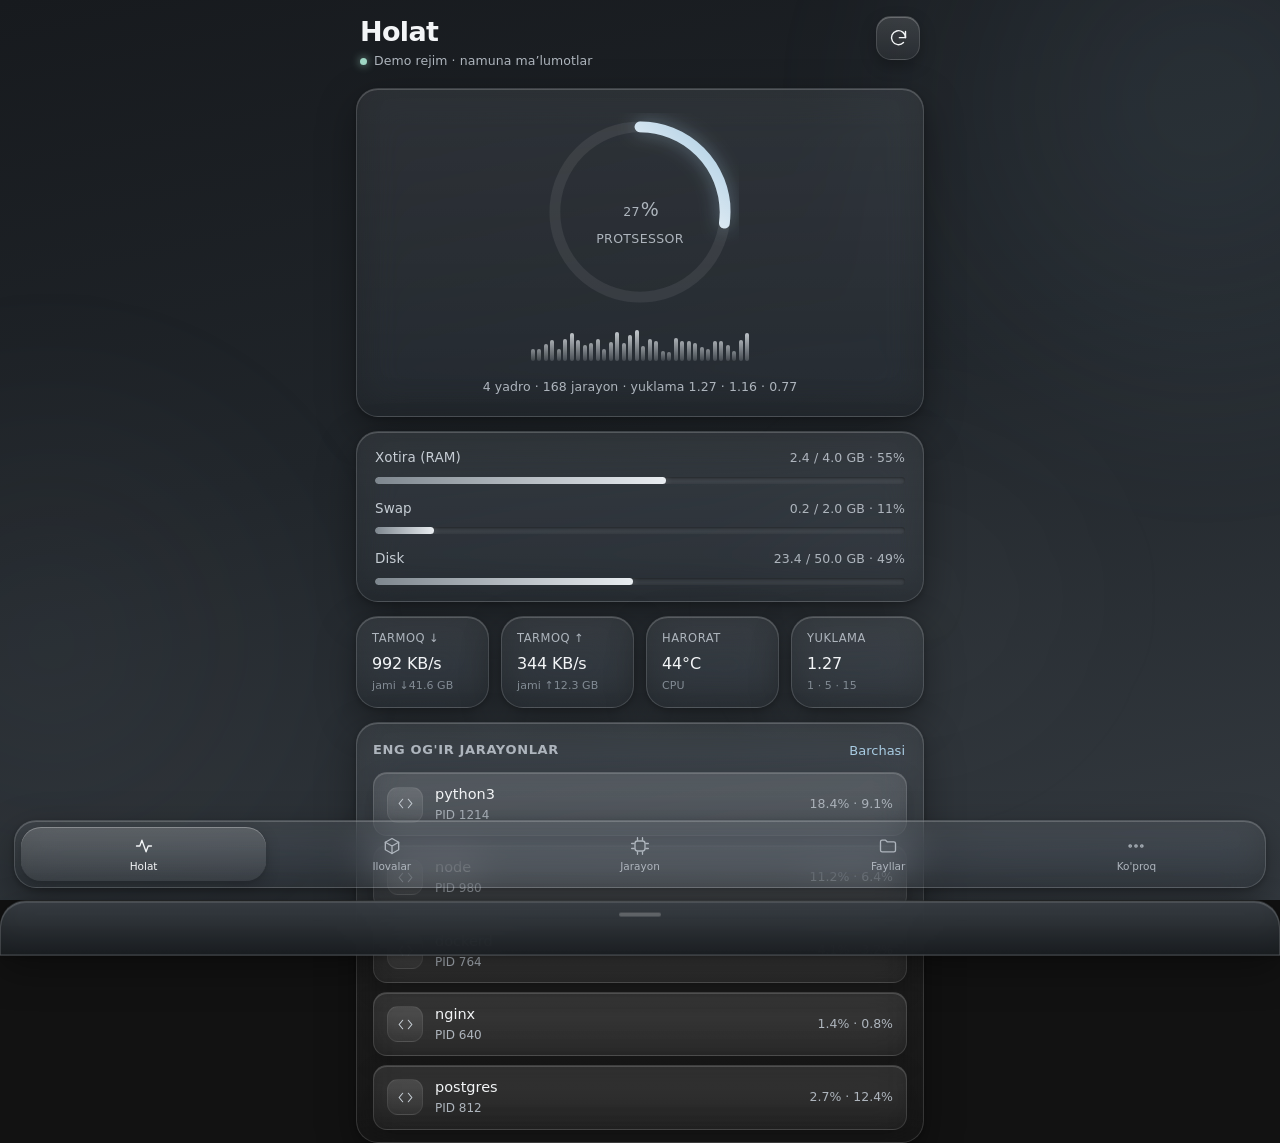
<file: vps-panel-demo.html>
<!doctype html>
<html lang="uz">
<head>
<meta charset="utf-8">
<meta name="viewport" content="width=device-width,initial-scale=1,viewport-fit=cover,user-scalable=no">
<meta name="color-scheme" content="dark">
<title>VPS Panel</title>
<style>
/* ═══════════ Premium Gray Glassmorphism ═══════════ */
:root{
  --bg1:#171A1E; --bg2:#2A2F35; --bg3:#343A40;
  --tx:#F3F5F7; --mu:#AEB5BD; --mu2:#828B94;
  --ice:#A9CCE3; --plat:#E7EBEF; --silver:#C6CDD4;
  --bd:rgba(255,255,255,.13); --bd2:rgba(255,255,255,.07);
  --r:22px; --r2:16px; --r3:26px;
  --ok:#9FD6C4; --warn:#D8C089; --bad:#E6A0A0; --off:#727A82;
  --glass:linear-gradient(180deg,rgba(255,255,255,.085),rgba(255,255,255,.032));
  --glass2:linear-gradient(180deg,rgba(255,255,255,.13),rgba(255,255,255,.05));
  --shadow:0 14px 38px rgba(0,0,0,.34), 0 2px 6px rgba(0,0,0,.22);
  --inner:inset 0 1px 0 rgba(255,255,255,.19), inset 0 -14px 26px rgba(0,0,0,.13);
  --safe-t:env(safe-area-inset-top,0px); --safe-b:env(safe-area-inset-bottom,0px);
}
*{box-sizing:border-box;margin:0;padding:0;-webkit-tap-highlight-color:transparent}
html,body{height:100%}
body{
  font:15px/1.45 Inter,"SF Pro Display",-apple-system,system-ui,sans-serif;
  color:var(--tx); letter-spacing:.005em;
  background:linear-gradient(168deg,var(--bg1) 0%,#20252A 46%,var(--bg3) 100%) fixed;
  padding:calc(var(--safe-t) + 14px) 16px calc(var(--safe-b) + 108px);
  overflow-x:hidden; -webkit-font-smoothing:antialiased;
}
/* ambient light */
.bg{position:fixed;inset:0;pointer-events:none;z-index:0;overflow:hidden}
.bg span{position:absolute;border-radius:50%;filter:blur(46px);opacity:.5}
.bg span:nth-child(1){width:64vw;height:64vw;top:-24vw;right:-26vw;background:radial-gradient(closest-side,rgba(169,204,227,.20),transparent)}
.bg span:nth-child(2){width:56vw;height:56vw;bottom:-8vw;left:-24vw;background:radial-gradient(closest-side,rgba(198,205,212,.10),transparent)}
.bg span:nth-child(3){width:40vw;height:40vw;top:38%;left:52%;background:radial-gradient(closest-side,rgba(255,255,255,.05),transparent)}

/* glass primitive */
.g{
  background:var(--glass); border:1px solid var(--bd); border-radius:var(--r);
  -webkit-backdrop-filter:blur(20px) saturate(1.3); backdrop-filter:blur(20px) saturate(1.3);
  box-shadow:var(--inner), var(--shadow);
}
header,main,nav,.sheet,.toast{position:relative;z-index:1}

/* ── header ── */
header{display:flex;align-items:flex-start;justify-content:space-between;gap:12px;margin:2px 4px 18px}
h1{font-size:27px;font-weight:600;letter-spacing:-.025em;line-height:1.15}
.sub{color:var(--mu);font-size:12.5px;margin-top:5px;display:flex;align-items:center;gap:7px}
.dot{width:7px;height:7px;border-radius:50%;background:var(--ok);box-shadow:0 0 9px rgba(159,214,196,.8);flex:none;transition:background .3s,box-shadow .3s}
.dot.off{background:var(--off);box-shadow:none}
.dot.warn{background:var(--warn);box-shadow:0 0 9px rgba(216,192,137,.7)}
.dot.bad{background:var(--bad);box-shadow:0 0 9px rgba(230,160,160,.7)}
.hbtns{display:flex;gap:8px}
.ib{
  width:44px;height:44px;border-radius:15px;display:grid;place-items:center;color:var(--tx);
  border:1px solid var(--bd); background:var(--glass2); cursor:pointer;
  box-shadow:inset 0 1px 0 rgba(255,255,255,.24),0 6px 16px rgba(0,0,0,.26);
  transition:transform .14s ease, background .2s;
}
.ib:active{transform:scale(.94)}
.ib.spin svg{animation:spin .8s linear infinite}
@keyframes spin{to{transform:rotate(360deg)}}
svg.i{width:21px;height:21px;fill:none;stroke:currentColor;stroke-width:1.6;stroke-linecap:round;stroke-linejoin:round}
svg.i.sm{width:17px;height:17px}

/* ── tabs ── */
.v{display:none;flex-direction:column;gap:14px;animation:fade .32s cubic-bezier(.3,.7,.2,1)}
.v.on{display:flex}
@keyframes fade{from{opacity:0;transform:translateY(8px)}to{opacity:1;transform:none}}

/* ── status: hero ring ── */
.hero{padding:24px 18px 20px;display:flex;flex-direction:column;align-items:center;gap:2px}
.ring{position:relative;width:198px;height:198px}
.ring svg{width:100%;height:100%;transform:rotate(-90deg)}
.ring circle{fill:none;stroke-width:11;stroke-linecap:round}
.ring .t{stroke:rgba(255,255,255,.075)}
.ring .f{stroke:url(#sg);stroke-dasharray:0 600;transition:stroke-dasharray .9s cubic-bezier(.3,.7,.2,1);filter:drop-shadow(0 0 9px rgba(169,204,227,.4))}
.ring .f.hot{stroke:url(#sg2);filter:drop-shadow(0 0 9px rgba(216,192,137,.45))}
.ring .c{position:absolute;inset:0;display:grid;place-content:center;text-align:center}
.ring b{font-size:47px;font-weight:500;letter-spacing:-.045em;line-height:1;font-variant-numeric:tabular-nums}
.ring b small{font-size:19px;color:var(--mu);font-weight:400;margin-left:1px}
.ring span{color:var(--mu);font-size:12.5px;margin-top:7px;letter-spacing:.03em;text-transform:uppercase}
.sparkset{display:flex;align-items:flex-end;gap:2.5px;height:34px;margin-top:14px;opacity:.85}
.sparkset i{width:4px;border-radius:3px;background:linear-gradient(180deg,#E8EDF1,rgba(198,205,212,.28));min-height:2px;transition:height .6s cubic-bezier(.3,.7,.2,1)}
.note{color:var(--mu);font-size:12.5px;margin-top:15px;text-align:center}

/* ── meters ── */
.m{padding:16px 18px;display:flex;flex-direction:column;gap:15px}
.m .r{display:flex;justify-content:space-between;align-items:baseline;font-size:13.5px}
.m .r span:first-child{color:var(--silver)}
.m .d{color:var(--mu);font-variant-numeric:tabular-nums;font-size:12.5px}
.bar{height:7px;border-radius:8px;background:rgba(255,255,255,.06);margin-top:9px;overflow:hidden;box-shadow:inset 0 1px 3px rgba(0,0,0,.45)}
.bar i{display:block;height:100%;width:0;border-radius:8px;background:linear-gradient(90deg,#7E878F,#E9EDF1);transition:width .9s cubic-bezier(.3,.7,.2,1);box-shadow:0 0 10px rgba(255,255,255,.18)}
.bar i.hi{background:linear-gradient(90deg,#A98F70,#F0D3AF);box-shadow:0 0 10px rgba(240,211,175,.25)}

.two{display:grid;grid-template-columns:1fr 1fr;gap:12px}
.mini{padding:13px 15px}
.mini small{color:var(--mu);font-size:11.5px;display:block;letter-spacing:.045em;text-transform:uppercase}
.mini b{font-weight:500;font-size:16px;display:block;margin-top:5px;letter-spacing:-.01em;font-variant-numeric:tabular-nums}
.mini em{display:block;font-style:normal;color:var(--mu2);font-size:11px;margin-top:3px}

/* ── panel / lists ── */
.panel{padding:16px 16px 12px}
.ph{display:flex;align-items:center;justify-content:space-between;margin-bottom:10px}
.ph h3{font-size:13px;font-weight:600;letter-spacing:.05em;text-transform:uppercase;color:var(--mu)}
.lnk{background:none;border:0;color:var(--ice);font:500 13px Inter,system-ui;padding:4px 2px;cursor:pointer}
.lst{display:flex;flex-direction:column;gap:9px}
.vlist{gap:11px}
.row{
  display:flex;align-items:center;gap:12px;width:100%;padding:14px 16px;color:inherit;font:inherit;text-align:left;
  border:1px solid var(--bd);border-radius:var(--r2);background:var(--glass);cursor:pointer;
  -webkit-backdrop-filter:blur(18px) saturate(1.25);backdrop-filter:blur(18px) saturate(1.25);
  box-shadow:inset 0 1px 0 rgba(255,255,255,.16),0 8px 22px rgba(0,0,0,.24);
  transition:transform .13s ease,background .2s;
}
.row.tight{padding:11px 13px;border-radius:14px}
.row:active{transform:scale(.985);background:var(--glass2)}
.row .n{flex:1;min-width:0}
.row .n b{display:block;font-weight:500;font-size:14.5px;overflow:hidden;text-overflow:ellipsis;white-space:nowrap}
.row .n small{color:var(--mu);font-size:12px;display:block;margin-top:2px;overflow:hidden;text-overflow:ellipsis;white-space:nowrap}
.row .e{color:var(--mu);font-size:12.5px;text-align:right;line-height:1.35;font-variant-numeric:tabular-nums;flex:none}
.row .av{width:36px;height:36px;border-radius:11px;display:grid;place-items:center;flex:none;
  background:var(--glass2);border:1px solid var(--bd2);color:var(--silver)}
.empty{padding:30px 22px;text-align:center;color:var(--mu);font-size:13.5px;line-height:1.6}
.empty b{display:block;color:var(--tx);font-weight:500;margin-bottom:5px}

/* ── buttons ── */
.btn{
  height:46px;border-radius:var(--r2);border:1px solid var(--bd);color:var(--tx);font:500 14px Inter,system-ui,sans-serif;
  display:inline-flex;align-items:center;justify-content:center;gap:8px;cursor:pointer;
  background:var(--glass2);box-shadow:inset 0 1px 0 rgba(255,255,255,.22),0 6px 16px rgba(0,0,0,.24);
  transition:transform .12s ease,opacity .2s,background .2s;padding:0 18px;
}
.btn:active{transform:scale(.965)}
.btn:disabled{opacity:.45;pointer-events:none}
.btn.w{width:100%}
.btn.sm{height:40px;font-size:13.5px;padding:0 14px;border-radius:14px}
.btn.primary{background:linear-gradient(180deg,rgba(240,244,248,.28),rgba(198,205,212,.14));border-color:rgba(255,255,255,.26);color:#fff}
.btn.danger{color:#F5DCDC;background:linear-gradient(180deg,rgba(230,160,160,.19),rgba(230,160,160,.07));border-color:rgba(230,160,160,.3)}
.btn.ghost{background:rgba(255,255,255,.04)}
.apbar{display:flex;gap:10px}
.apbar .btn{flex:1}
.fbar{display:flex;gap:9px}
.fbar .btn{flex:1;height:38px;font-size:13px}

/* ── segmented ── */
.seg{display:flex;gap:4px;padding:4px;border-radius:16px;background:rgba(255,255,255,.05);border:1px solid var(--bd2)}
.seg button{flex:1;height:38px;border:0;border-radius:12px;background:none;color:var(--mu);font:500 13.5px Inter,system-ui;cursor:pointer;transition:.22s}
.seg button.on{color:var(--tx);background:var(--glass2);box-shadow:inset 0 1px 0 rgba(255,255,255,.24),0 4px 12px rgba(0,0,0,.22)}

/* ── grid tiles ── */
.grid2{display:grid;grid-template-columns:1fr 1fr;gap:12px}
.tile{display:flex;flex-direction:column;align-items:flex-start;gap:10px;padding:17px;cursor:pointer;font:500 14px Inter,system-ui;color:var(--tx);transition:transform .13s ease}
.tile:active{transform:scale(.97)}
.tile svg{width:24px;height:24px;color:var(--silver)}
.tile.danger svg{color:var(--bad)}
.kvgrid{display:flex;flex-direction:column;gap:11px}
.kv{display:flex;justify-content:space-between;gap:14px;font-size:13px;padding-bottom:11px;border-bottom:1px solid rgba(255,255,255,.055)}
.kv:last-child{border:0;padding-bottom:0}
.kv span{color:var(--mu)}
.kv b{font-weight:500;text-align:right;word-break:break-all}

/* ── breadcrumbs ── */
.crumbs{display:flex;gap:6px;overflow-x:auto;padding:2px 2px 4px;scrollbar-width:none;font-size:12.5px}
.crumbs::-webkit-scrollbar{display:none}
.crumbs button{flex:none;background:rgba(255,255,255,.055);border:1px solid var(--bd2);color:var(--mu);border-radius:10px;
  padding:6px 10px;font:500 12.5px Inter,system-ui;cursor:pointer;max-width:150px;overflow:hidden;text-overflow:ellipsis;white-space:nowrap}
.crumbs button.cur{color:var(--tx);background:var(--glass2)}

/* ── sheet ── */
.scrim{position:fixed;inset:0;z-index:40;background:rgba(9,11,13,.55);-webkit-backdrop-filter:blur(6px);backdrop-filter:blur(6px);
  opacity:0;pointer-events:none;transition:opacity .28s}
.scrim.on{opacity:1;pointer-events:auto}
.sheet{
  position:fixed;left:0;right:0;bottom:0;z-index:41;max-height:88vh;overflow-y:auto;overscroll-behavior:contain;
  border-radius:var(--r3) var(--r3) 0 0;padding:11px 18px calc(var(--safe-b) + 22px);
  transform:translateY(101%);transition:transform .36s cubic-bezier(.28,.85,.25,1);
  background:linear-gradient(180deg,rgba(58,64,70,.92),rgba(30,34,38,.97));
}
.sheet.on{transform:none}
.grab{width:42px;height:4px;border-radius:4px;background:rgba(255,255,255,.22);margin:0 auto 16px}
.sheet h2{font-size:22px;font-weight:600;letter-spacing:-.025em;word-break:break-all}
.sheet .sh-sub{color:var(--mu);font-size:12.5px;margin-top:5px;display:flex;align-items:center;gap:7px;flex-wrap:wrap}
.acts{display:grid;grid-template-columns:repeat(3,1fr);gap:9px;margin:17px 0 11px}
.acts.two{grid-template-columns:1fr 1fr}
.acts .btn{height:52px;flex-direction:column;gap:5px;font-size:12px;padding:0 6px;border-radius:15px}
.acts .btn svg{width:19px;height:19px}
.sect{margin-top:16px}
.sect h4{font-size:11.5px;letter-spacing:.06em;text-transform:uppercase;color:var(--mu);margin-bottom:9px;font-weight:600}
pre{margin-top:11px;padding:14px;border-radius:14px;background:rgba(0,0,0,.34);border:1px solid rgba(255,255,255,.07);
  color:#D7DCE1;font:12px/1.55 ui-monospace,SFMono-Regular,Menlo,monospace;white-space:pre-wrap;word-break:break-word;
  max-height:44vh;overflow:auto;-webkit-overflow-scrolling:touch}
input.f,textarea.f{
  width:100%;padding:13px 15px;border-radius:14px;border:1px solid var(--bd);background:rgba(0,0,0,.22);
  color:var(--tx);font:14px Inter,system-ui;outline:none;transition:border-color .2s
}
input.f:focus,textarea.f:focus{border-color:rgba(169,204,227,.55);box-shadow:0 0 0 3px rgba(169,204,227,.1)}
textarea.f{min-height:96px;resize:vertical;font-family:ui-monospace,Menlo,monospace;font-size:13px;line-height:1.5}
.fields{display:flex;flex-direction:column;gap:10px;margin-top:12px}
.hint{color:var(--mu2);font-size:12px;margin-top:8px;line-height:1.5}
.chips{display:flex;gap:7px;flex-wrap:wrap;margin-top:11px}
.chip{padding:7px 12px;border-radius:11px;background:rgba(255,255,255,.055);border:1px solid var(--bd2);
  font:500 12px Inter,system-ui;color:var(--mu);cursor:pointer}
.chip.on{color:var(--tx);background:var(--glass2);border-color:var(--bd)}
.prog{height:6px;border-radius:6px;background:rgba(255,255,255,.07);overflow:hidden;margin:14px 0 10px}
.prog i{display:block;height:100%;width:0;border-radius:6px;background:linear-gradient(90deg,#7E878F,#EEF2F5);transition:width .5s ease}
.steps{display:flex;flex-direction:column;gap:7px;font-size:13px}
.steps div{display:flex;gap:8px;align-items:flex-start;color:var(--mu)}
.steps div.cur{color:var(--tx)}
.steps em{font-style:normal;color:var(--mu2);font-size:11.5px;margin-left:auto;flex:none}

/* ── toast ── */
.toast{
  position:fixed;left:50%;bottom:calc(var(--safe-b) + 92px);transform:translate(-50%,16px);z-index:60;
  padding:11px 20px;border-radius:14px;font-size:13.5px;max-width:88vw;text-align:center;
  background:linear-gradient(180deg,rgba(70,77,84,.96),rgba(38,42,46,.98));border:1px solid var(--bd);
  box-shadow:0 12px 34px rgba(0,0,0,.45);opacity:0;pointer-events:none;transition:.28s cubic-bezier(.3,.8,.3,1)
}
.toast.on{opacity:1;transform:translate(-50%,0)}
.toast.bad{border-color:rgba(230,160,160,.4);color:#F7E0E0}

/* ── nav ── */
nav{position:fixed;left:14px;right:14px;bottom:calc(var(--safe-b) + 12px);display:flex;padding:6px;gap:3px;border-radius:26px;z-index:30}
nav button{
  flex:1;height:54px;border:0;border-radius:20px;background:none;color:var(--mu);font:500 10.5px Inter,system-ui,sans-serif;
  display:flex;flex-direction:column;align-items:center;justify-content:center;gap:4px;cursor:pointer;transition:background .25s,color .25s
}
nav button.on{color:var(--tx);background:linear-gradient(180deg,rgba(255,255,255,.16),rgba(255,255,255,.055));box-shadow:inset 0 1px 0 rgba(255,255,255,.28),0 4px 14px rgba(0,0,0,.26)}
nav svg.i{width:20px;height:20px}

.err{display:none;padding:12px 16px;font-size:13.5px;color:#F2D6D6;border-color:rgba(230,160,160,.32);
  background:linear-gradient(180deg,rgba(230,160,160,.16),rgba(230,160,160,.06))}
.err.on{display:block}

.btn:focus-visible,nav button:focus-visible,.row:focus-visible,.ib:focus-visible,.tile:focus-visible{outline:2px solid var(--ice);outline-offset:2px}
@media (prefers-reduced-motion:reduce){*{transition:none!important;animation:none!important}}
@media (min-width:620px){
  body{max-width:600px;margin:0 auto}
  .two{grid-template-columns:repeat(4,1fr)}
  .grid2{grid-template-columns:1fr 1fr 1fr}
}

</style>
</head>
<body>
<div class="bg"><span></span><span></span><span></span></div>

<header>
  <div class="hd">
    <h1 id="ttl">Holat</h1>
    <div class="sub"><i class="dot" id="ld"></i><span id="up">Ulanmoqda…</span></div>
  </div>
  <div class="hbtns">
    <button class="ib" id="rf" aria-label="Yangilash">
      <svg class="i" viewBox="0 0 24 24"><path d="M20 11a8 8 0 1 0-2.3 5.7"/><path d="M20 4v7h-7"/></svg>
    </button>
  </div>
</header>

<div class="err g" id="er"></div>

<main>
  <!-- ══════ HOLAT ══════ -->
  <section class="v on" id="v-st">
    <div class="g hero">
      <div class="ring">
        <svg viewBox="0 0 200 200">
          <defs>
            <linearGradient id="sg" x1="0" y1="0" x2="1" y2="1">
              <stop offset="0" stop-color="#7F888F"/><stop offset=".55" stop-color="#F2F5F8"/><stop offset="1" stop-color="#A9CCE3"/>
            </linearGradient>
            <linearGradient id="sg2" x1="0" y1="0" x2="1" y2="1">
              <stop offset="0" stop-color="#B99A7A"/><stop offset="1" stop-color="#F0D3AF"/>
            </linearGradient>
          </defs>
          <circle class="t" cx="100" cy="100" r="86"/>
          <circle class="f" id="rg" cx="100" cy="100" r="86"/>
        </svg>
        <div class="c"><b><span id="cpu">–</span><small>%</small></b><span>Protsessor</span></div>
      </div>
      <div class="sparkset" id="spark"></div>
      <p class="note" id="cn"></p>
    </div>

    <div class="g m" id="mt"></div>

    <div class="two">
      <div class="g mini"><small>Tarmoq ↓</small><b id="rx">—</b><em id="nett">jami</em></div>
      <div class="g mini"><small>Tarmoq ↑</small><b id="tx">—</b><em id="nett2">jami</em></div>
      <div class="g mini"><small>Harorat</small><b id="tp">—</b><em>CPU</em></div>
      <div class="g mini"><small>Yuklama</small><b id="la">—</b><em>1 · 5 · 15</em></div>
    </div>

    <div class="g panel">
      <div class="ph"><h3>Eng og'ir jarayonlar</h3><button class="lnk" data-tab="pr">Barchasi</button></div>
      <div id="toplist" class="lst"></div>
    </div>
  </section>

  <!-- ══════ ILOVALAR ══════ -->
  <section class="v" id="v-ap">
    <div class="apbar">
      <button class="btn sm" id="deployBtn">
        <svg class="i" viewBox="0 0 24 24"><path d="M12 16V4"/><path d="M7 9l5-5 5 5"/><path d="M4 16v2a2 2 0 0 0 2 2h12a2 2 0 0 0 2-2v-2"/></svg>
        ZIP yuklash
      </button>
      <input type="file" id="zipInput" accept=".zip" hidden>
    </div>
    <div id="appsList" class="lst vlist"></div>
  </section>

  <!-- ══════ JARAYONLAR ══════ -->
  <section class="v" id="v-pr">
    <div class="seg" id="prSeg">
      <button class="on" data-sort="cpu">CPU</button>
      <button data-sort="mem">RAM</button>
    </div>
    <div id="procList" class="lst"></div>
  </section>

  <!-- ══════ FAYLLAR ══════ -->
  <section class="v" id="v-fl">
    <div class="crumbs" id="crumb"></div>
    <div class="fbar">
      <button class="btn sm" id="upBtn">Yuklash</button>
      <button class="btn sm" id="mkdirBtn">Yangi papka</button>
      <input type="file" id="fileInput" hidden multiple>
    </div>
    <div id="fileList" class="lst"></div>
  </section>

  <!-- ══════ KO'PROQ ══════ -->
  <section class="v" id="v-mo">
    <div class="grid2">
      <button class="g tile" data-more="svc"><svg class="i" viewBox="0 0 24 24"><circle cx="12" cy="12" r="3"/><path d="M19.4 15a1.7 1.7 0 0 0 .3 1.9l.1.1a2 2 0 1 1-2.8 2.8l-.1-.1a1.7 1.7 0 0 0-2.2 0 1.7 1.7 0 0 0-.6 1.3V21a2 2 0 1 1-4 0v-.1A1.7 1.7 0 0 0 8.9 19a1.7 1.7 0 0 0-1.9.3l-.1.1a2 2 0 1 1-2.8-2.8l.1-.1a1.7 1.7 0 0 0 0-2.2 1.7 1.7 0 0 0-1.3-.6H3a2 2 0 1 1 0-4h.1A1.7 1.7 0 0 0 5 8.9a1.7 1.7 0 0 0-.3-1.9l-.1-.1a2 2 0 1 1 2.8-2.8l.1.1a1.7 1.7 0 0 0 1.9.3H9.6A1.7 1.7 0 0 0 10.7 3V3a2 2 0 1 1 4 0v.1a1.7 1.7 0 0 0 .6 1.3 1.7 1.7 0 0 0 1.9.3h.1a2 2 0 1 1 2.8 2.8l-.1.1a1.7 1.7 0 0 0-.3 1.9v.1a1.7 1.7 0 0 0 1.6 1.1H21a2 2 0 1 1 0 4h-.1a1.7 1.7 0 0 0-1.5 1.1z"/></svg><span>Xizmatlar</span></button>
      <button class="g tile" data-more="docker"><svg class="i" viewBox="0 0 24 24"><path d="M4 12h16v3a4 4 0 0 1-4 4H8a4 4 0 0 1-4-4v-3z"/><path d="M7 12V8h3v4M11 12V8h3v4M15 12V8h3v4M7 5h3"/></svg><span>Docker</span></button>
      <button class="g tile" data-more="disk"><svg class="i" viewBox="0 0 24 24"><rect x="3" y="5" width="18" height="6" rx="2"/><rect x="3" y="13" width="18" height="6" rx="2"/><path d="M7 8h.01M7 16h.01"/></svg><span>Disk</span></button>
      <button class="g tile" data-more="ports"><svg class="i" viewBox="0 0 24 24"><circle cx="12" cy="12" r="9"/><path d="M3 12h18M12 3a15 15 0 0 1 0 18 15 15 0 0 1 0-18z"/></svg><span>Portlar</span></button>
      <button class="g tile" data-more="term"><svg class="i" viewBox="0 0 24 24"><rect x="3" y="4" width="18" height="16" rx="3"/><path d="M7 9l3 3-3 3M13 15h4"/></svg><span>Terminal</span></button>
      <button class="g tile danger" data-more="reboot"><svg class="i" viewBox="0 0 24 24"><path d="M12 3v8"/><path d="M6.4 6.4a8 8 0 1 0 11.2 0"/></svg><span>Reboot</span></button>
    </div>
    <div class="g panel" id="quickPanel"></div>
    <div class="g panel">
      <div class="ph"><h3>Menyu</h3></div>
      <div class="kvgrid" id="meInfo"></div>
    </div>
  </section>
</main>

<nav class="g" id="nav">
  <button class="on" data-tab="st">
    <svg class="i" viewBox="0 0 24 24"><path d="M3 12h4l2.5-7 5 14 2.5-7h4"/></svg><span>Holat</span></button>
  <button data-tab="ap">
    <svg class="i" viewBox="0 0 24 24"><path d="M12 3l8 4.5v9L12 21l-8-4.5v-9L12 3z"/><path d="M4 7.5l8 4.5 8-4.5M12 12v9"/></svg><span>Ilovalar</span></button>
  <button data-tab="pr">
    <svg class="i" viewBox="0 0 24 24"><rect x="6" y="6" width="12" height="12" rx="3"/><path d="M9 2v3M15 2v3M9 19v3M15 19v3M2 9h3M2 15h3M19 9h3M19 15h3"/></svg><span>Jarayon</span></button>
  <button data-tab="fl">
    <svg class="i" viewBox="0 0 24 24"><path d="M3 7a2 2 0 0 1 2-2h4l2 2h8a2 2 0 0 1 2 2v8a2 2 0 0 1-2 2H5a2 2 0 0 1-2-2V7z"/></svg><span>Fayllar</span></button>
  <button data-tab="mo">
    <svg class="i" viewBox="0 0 24 24"><circle cx="5" cy="12" r="1.4"/><circle cx="12" cy="12" r="1.4"/><circle cx="19" cy="12" r="1.4"/></svg><span>Ko'proq</span></button>
</nav>

<div class="scrim" id="scrim"></div>
<div class="sheet g" id="sheet" role="dialog" aria-modal="true">
  <div class="grab"></div>
  <div id="sheetBody"></div>
</div>

<div class="toast" id="toast"></div>

<script>
/* ═══════════ VPS Panel · Mini App ═══════════ */
const tg = window.Telegram?.WebApp;
tg?.ready(); tg?.expand?.(); tg?.disableVerticalSwipes?.();
try { tg?.setHeaderColor('#171A1E'); tg?.setBackgroundColor('#171A1E'); } catch (e) {}

const $ = s => document.querySelector(s);
const $$ = s => [...document.querySelectorAll(s)];
const hap = (t) => { try { tg?.HapticFeedback?.impactOccurred(t || 'light'); } catch (e) {} };
const notify = (t) => { try { tg?.HapticFeedback?.notificationOccurred(t); } catch (e) {} };
const esc = s => String(s ?? '').replace(/[&<>"']/g, c => ({ '&': '&amp;', '<': '&lt;', '>': '&gt;', '"': '&quot;', "'": '&#39;' }[c]));
const GB = 1073741824, MB = 1048576;
const gb = x => (x / GB).toFixed(1);
const sz = n => { const u = ['B', 'KB', 'MB', 'GB', 'TB']; let i = 0; while (n >= 1024 && i < 4) { n /= 1024; i++; } return (i ? n.toFixed(1) : n.toFixed(0)) + u[i]; };
const spd = b => b >= MB ? (b / MB).toFixed(1) + ' MB/s' : (b / 1024).toFixed(0) + ' KB/s';
const dur = s => { s = Math.max(0, Math.floor(s)); const d = Math.floor(s / 86400), h = Math.floor(s % 86400 / 3600), m = Math.floor(s % 3600 / 60);
  return (d ? d + ' kun ' : '') + (d || h ? h + ' soat ' : '') + m + ' daq'; };
const ago = t => { const s = Math.floor(Date.now() / 1000 - t); if (s < 60) return 'hozir'; if (s < 3600) return Math.floor(s / 60) + ' daq oldin';
  if (s < 86400) return Math.floor(s / 3600) + ' soat oldin'; return Math.floor(s / 86400) + ' kun oldin'; };
const ICON = {
  play: '<path d="M7 4l12 8-12 8V4z"/>', stop: '<rect x="6" y="6" width="12" height="12" rx="2"/>',
  restart: '<path d="M20 11a8 8 0 1 0-2.3 5.7"/><path d="M20 4v7h-7"/>',
  log: '<path d="M4 6h16M4 12h16M4 18h10"/>', ai: '<path d="M12 3l1.9 4.6L18.5 9.5 13.9 11.4 12 16l-1.9-4.6L5.5 9.5l4.6-1.9L12 3z"/><path d="M18 16l.9 2.1L21 19l-2.1.9L18 22l-.9-2.1L15 19l2.1-.9L18 16z"/>',
  zip: '<path d="M12 16V4"/><path d="M7 9l5-5 5 5"/><path d="M4 16v2a2 2 0 0 0 2 2h12a2 2 0 0 0 2-2v-2"/>',
  back: '<path d="M15 18l-6-6 6-6"/>', trash: '<path d="M4 7h16M9 7V4h6v3M6 7l1 13h10l1-13"/>',
  key: '<circle cx="8" cy="12" r="4"/><path d="M12 12h9M17 12v3M20 12v2"/>',
  folder: '<path d="M3 7a2 2 0 0 1 2-2h4l2 2h8a2 2 0 0 1 2 2v8a2 2 0 0 1-2 2H5a2 2 0 0 1-2-2V7z"/>',
  file: '<path d="M14 3H7a2 2 0 0 0-2 2v14a2 2 0 0 0 2 2h10a2 2 0 0 0 2-2V8l-5-5z"/><path d="M14 3v5h5"/>',
  undo: '<path d="M9 14L4 9l5-5"/><path d="M4 9h11a5 5 0 0 1 0 10h-3"/>',
  dl: '<path d="M12 4v12"/><path d="M7 11l5 5 5-5"/><path d="M4 20h16"/>',
  edit: '<path d="M4 20h4L20 8l-4-4L4 16v4z"/>', save: '<path d="M5 12l5 5L20 6"/>',
  close: '<path d="M6 6l12 12M18 6L6 18"/>', refresh: '<path d="M20 11a8 8 0 1 0-2.3 5.7"/><path d="M20 4v7h-7"/>',
  term: '<rect x="3" y="4" width="18" height="16" rx="3"/><path d="M7 9l3 3-3 3M13 15h4"/>',
  power: '<path d="M12 3v8"/><path d="M6.4 6.4a8 8 0 1 0 11.2 0"/>',
  plus: '<path d="M12 5v14M5 12h14"/>', chart: '<path d="M4 19V5M4 19h16"/><path d="M8 16v-5M12 16V8M16 16v-3"/>',
  code: '<path d="M8 6l-5 6 5 6M16 6l5 6-5 6"/>', server: '<rect x="3" y="4" width="18" height="7" rx="2"/><rect x="3" y="13" width="18" height="7" rx="2"/><path d="M7 7.5h.01M7 16.5h.01"/>'
};
const svg = (k, cls) => `<svg class="i ${cls || ''}" viewBox="0 0 24 24">${ICON[k] || ''}</svg>`;

/* ───────── API ───────── */
const DEMO = !tg?.initData;
const R = (a, b) => a + Math.random() * (b - a);
const state = { tab: 'st', sort: 'cpu', apps: [], files: [], path: {}, clip: null, demoApps: null };

function mock(p, post, body) {
  const G = GB;
  if (/^status$/.test(p)) return { cpu: R(19, 44), cores: 4, percpu: [R(10, 40), R(20, 55), R(15, 45), R(12, 38)],
    load: [R(.4, 1.4), R(.5, 1.2), R(.6, 1.1)], ram: { p: R(52, 66), u: 2.4 * G, t: 4 * G }, swap: { p: R(4, 14), u: .2 * G, t: 2 * G },
    disk: { p: R(42, 51), u: 23.4 * G, t: 50 * G }, net: { r: 41.6 * G, s: 12.3 * G, rx: R(2e5, 2e6), tx: R(4e4, 4e5) },
    temp: R(41, 56), up: 3 * 86400 + 4 * 3600 + 900, hist: Array.from({ length: 40 }, () => R(15, 55)), alert: 90,
    top: [['python3', 1214, 18.4, 9.1], ['node', 980, 11.2, 6.4], ['dockerd', 764, 4.1, 3.2], ['nginx', 640, 1.4, .8], ['postgres', 812, 2.7, 12.4]]
      .map(([name, pid, cpu, mem]) => ({ name, pid, cpu, mem })), procs: 168 };
  if (/^apps$/.test(p)) return state.demoApps || (state.demoApps = [
    { name: 'savdo-bot', state: 'active', mode: 'systemd', kind: 'python', avg: 24.3, backups: 2 },
    { name: 'api-server', state: 'active', mode: 'docker', kind: 'docker', avg: 41.7, backups: 1 },
    { name: 'parser', state: 'activating', mode: 'systemd', kind: 'python', avg: null, backups: 0 },
    { name: 'eski-bot', state: 'inactive', mode: 'systemd', kind: 'python', avg: 18.9, backups: 3 }]);
  if (/^apps\/[\w.-]+$/.test(p)) { const n = p.split('/')[1];
    return { name: n, state: 'active', mode: 'systemd', kind: 'python', backups: ['20261026-101500', '20261025-183000'],
      avg: 24.3, kind2: '', size: 12 * MB, restarts: 0, pid: 1214, since: 'Sun 2026-10-25 18:31:04 UTC' }; }
  if (/ping|^me$/.test(p)) return { id: 0, name: 'Demo', username: 'demo', admins: [], version: 2 };
  if (/^apps\/[\w.-]+\/logs/.test(p)) return { text: 'INFO  bot ishga tushdi (v4.2)\nINFO  polling boshlandi\nINFO  12 ta yangi xabar qabul qilindi\nINFO  webhook javob 200 (42ms)\nWARN  baza ulanishi 1 marta qayta tiklandi\nINFO  navbat: 0 ta kutilayotgan vazifa' };
  if (/^apps\/[\w.-]+\/env/.test(p)) return post ? { saved: ['BOT_TOKEN'], bad: [] } :
    { count: 4, keys: [{ key: 'BOT_TOKEN', value: '1234567:AA••H8xQ', masked: '12••••••••Q' }, { key: 'ADMIN_IDS', value: '654321', masked: '65••21' },
      { key: 'DB_URL', value: 'postgres://bot:pw@127.0.0.1:5432/savdo', masked: 'po••••••••••do' }, { key: 'TZ', value: 'Asia/Tashkent', masked: 'As••••••••nt' }] };
  if (/^procs$/.test(p)) return [['python3', 1214, 18.4, 9.1, 372 * MB], ['node', 980, 11.2, 6.4, 261 * MB], ['dockerd', 764, 4.1, 3.2, 131 * MB],
    ['postgres', 812, 2.7, 12.4, 507 * MB], ['nginx', 640, 1.4, .8, 32 * MB], ['cloudflared', 1502, .8, 1.2, 49 * MB],
    ['systemd-journald', 402, .5, 1.9, 78 * MB], ['cron', 710, .1, .3, 12 * MB]]
    .map(([name, pid, cpu, mem, rss]) => ({ name, pid, user: 'root', cpu, mem, rss }));
  if (/^procs\/\d+/.test(p)) return { pid: +p.split('/')[1], name: 'python3', user: 'root', rss: 372 * MB, status: 'sleeping',
    created: Date.now() / 1000 - 7200, risky: false, cmd: '/opt/apps/savdo-bot/.venv/bin/python bot.py' };
  if (/^ports$/.test(p)) return [{ port: 22, pid: 640, ip: '0.0.0.0', name: 'sshd' }, { port: 80, pid: 640, ip: '0.0.0.0', name: 'nginx' },
    { port: 443, pid: 640, ip: '0.0.0.0', name: 'nginx' }, { port: 5432, pid: 812, ip: '127.0.0.1', name: 'postgres' },
    { port: 8080, pid: 1214, ip: '127.0.0.1', name: 'python3' }];
  if (/^services$/.test(p)) return ['ssh', 'nginx', 'docker', 'postgresql', 'cron', 'systemd-journald'].map(name => ({ name }));
  if (/^services\/[\w.-]+$/.test(p)) { const n = p.split('/')[1]; return { name: n, state: 'active', pid: '640', restarts: '0', since: 'Sun 2026-10-25 18:30:11 UTC', load: 'loaded', risky: n === 'ssh' }; }
  if (/^services\/[\w.-]+\/journal/.test(p)) return { text: 'Oct 28 09:12:04 host nginx[640]: 127.0.0.1 - GET /api/status 200\nOct 28 09:12:31 host nginx[640]: 127.0.0.1 - GET / 200 4ms' };
  if (/^disk$/.test(p)) return { p: 46.8, u: 23.4 * GB, t: 50 * GB, df: 'Filesystem Size Used Avail Use% Mounted on\n/dev/vda1 50G 23G 25G 47% /\n/dev/vda15 105M 6.1M 99M 6% /boot/efi', du: '12G /opt/apps\n48M /var/tmp/vpsbot-trash\n2.1M /tmp/vpsbot' };
  if (/^docker$/.test(p)) return { ok: true, text: 'NAMES STATUS PORTS\napi-server Up 3 days 0.0.0.0:3000->3000/tcp\nredis Up 3 days 6379/tcp' };
  if (/^files\/roots$/.test(p)) return { roots: [{ key: 'apps', label: 'Ilovalar', path: '/opt/apps', token: 'apps', exists: true },
    { key: 'root', label: '/root', path: '/root', token: 'root', exists: true }, { key: 'log', label: '/var/log', path: '/var/log', token: 'log', exists: true },
    { key: 'etc', label: '/etc', path: '/etc', token: 'etc', exists: true }, { key: 'www', label: '/var/www', path: '/var/www', token: 'www', exists: false },
    { key: 'slash', label: '/', path: '/', token: 'slash', exists: true }, { key: 'trash', label: 'Savat', path: '/var/tmp/vpsbot-trash', token: 'trash', exists: true }], trash: '/var/tmp/vpsbot-trash' };
  if (/^files\/list/.test(p)) return { path: '/opt/apps/savdo-bot', token: 'apps', name: 'savdo-bot', page: 0, pages: 1, parent: 'apps', dirs: 2, files: 4, error: '',
    items: [{ name: '.venv', dir: true, token: 'd1' }, { name: 'data', dir: true, token: 'd2' },
      { name: 'bot.py', dir: false, token: 'f1', size: 8412, size_h: '8.2KB', mode: '644', mtime: Date.now() / 1000 - 3600 },
      { name: 'requirements.txt', dir: false, token: 'f2', size: 74, size_h: '74B', mode: '644', mtime: Date.now() / 1000 - 86000 },
      { name: '.env', dir: false, token: 'f3', size: 210, size_h: '210B', mode: '600', mtime: Date.now() / 1000 - 4000 },
      { name: 'savdo.db', dir: false, token: 'f4', size: 1.2 * MB, size_h: '1.2MB', mode: '644', mtime: Date.now() / 1000 - 7200 }] };
  if (/^files\/stat/.test(p)) return { path: '/opt/apps/savdo-bot/bot.py', token: 'f1', parent: 'apps', name: 'bot.py', dir: false, size: 8412, size_h: '8.2KB', mode: '644', owner: 'root', mtime: Date.now() / 1000 - 3600, app: 'savdo-bot' };
  if (/^files\/read/.test(p)) return { text: 'import asyncio\nfrom aiogram import Bot, Dispatcher\n\nTOKEN = "***"\n\nasync def main():\n    bot = Bot(TOKEN)\n    dp = Dispatcher()\n    await dp.start_polling(bot)\n\nif __name__ == "__main__":\n    asyncio.run(main())\n', truncated: false };
  if (/^jobs/.test(p)) return { id: 'demo', kind: 'deploy', title: 'O‘rnatilmoqda: yangi-bot', state: 'ok', pct: 100, elapsed: 27.4, remain: 0,
    steps: [{ text: 'ZIP ochilmoqda', secs: 3.1 }, { text: 'Kutubxonalar o‘rnatilmoqda (python)', secs: 18.2 }, { text: 'Tekshirilmoqda (~10s)', secs: 6.1 }],
    cur: '', error: '', log: 'INFO  bot ishga tushdi\nINFO  polling boshlandi', result: { up: 1.8, done: true }, meta: { name: 'yangi-bot' } };
  return { ok: true, done: true, out: 'Bajarildi ✓', text: 'Bajarildi ✓', freed: 412, cancelled: true, saved: [], bad: [] };
}

async function api(path, { post, body, form, method } = {}) {
  if (DEMO) { await new Promise(r => setTimeout(r, 90)); return mock(path, post, body); }
  const opt = { method: method || (post ? 'POST' : 'GET'), headers: { 'X-Init': tg?.initData || '' } };
  if (form) opt.body = form;
  else if (body !== undefined) { opt.headers['Content-Type'] = 'application/json'; opt.body = JSON.stringify(body); }
  const r = await fetch('/api/' + path, opt);
  const j = await r.json().catch(() => ({}));
  if (!r.ok) throw new Error(j.error || 'Xato ' + r.status);
  return j;
}

/* ───────── toast / error ───────── */
let tmr;
function toast(msg, bad) {
  const t = $('#toast'); t.textContent = msg; t.className = 'toast on' + (bad ? ' bad' : '');
  clearTimeout(tmr); tmr = setTimeout(() => t.className = 'toast', 2400);
  notify(bad ? 'error' : 'success');
}
function err(m) {
  const e = $('#er'); e.textContent = m || ''; e.classList.toggle('on', !!m);
  $('#ld').className = 'dot' + (m ? ' bad' : '');
}

/* ───────── sheet ───────── */
let sheetOnClose = null;
function sheet(html, onClose) {
  $('#sheetBody').innerHTML = html;
  sheetOnClose = onClose || null;
  $('#scrim').classList.add('on'); $('#sheet').classList.add('on');
  try { tg?.BackButton?.show?.(); } catch (e) {}
}
function closeSheet() {
  $('#scrim').classList.remove('on'); $('#sheet').classList.remove('on');
  try { tg?.BackButton?.hide?.(); } catch (e) {}
  if (sheetOnClose) { const f = sheetOnClose; sheetOnClose = null; f(); }
  setTimeout(() => { if (!$('#sheet').classList.contains('on')) $('#sheetBody').innerHTML = ''; }, 380);
}
$('#scrim').onclick = closeSheet;
try { tg?.BackButton?.onClick?.(closeSheet); } catch (e) {}

/* ───────── Holat ───────── */
const C = 2 * Math.PI * 86;
const MET = [['ram', 'Xotira (RAM)'], ['swap', 'Swap'], ['disk', 'Disk']];
$('#mt').innerHTML = MET.map(([k, l]) => `<div><div class="r"><span>${l}</span><span class="d" id="d-${k}"></span></div><div class="bar"><i id="b-${k}"></i></div></div>`).join('');

async function loadStatus() {
  const d = await api('status');
  $('#cpu').textContent = Math.round(d.cpu);
  const rg = $('#rg');
  rg.style.strokeDasharray = `${Math.max(d.cpu, .5) / 100 * C} 600`;
  rg.classList.toggle('hot', d.cpu > 85);
  $('#cn').textContent = `${d.cores} yadro · ${d.procs} jarayon · yuklama ${d.load.map(x => x.toFixed(2)).join(' · ')}`;
  MET.forEach(([k]) => { const o = d[k]; if (!o) return;
    $('#d-' + k).textContent = `${gb(o.u)} / ${gb(o.t)} GB · ${Math.round(o.p)}%`;
    const b = $('#b-' + k); b.style.width = Math.min(o.p, 100) + '%'; b.classList.toggle('hi', o.p > 85); });
  $('#rx').textContent = spd(d.net.rx || 0); $('#tx').textContent = spd(d.net.tx || 0);
  $('#nett').textContent = 'jami ↓' + gb(d.net.r) + ' GB'; $('#nett2').textContent = 'jami ↑' + gb(d.net.s) + ' GB';
  $('#tp').textContent = d.temp == null ? '—' : Math.round(d.temp) + '°C';
  $('#la').textContent = d.load[0].toFixed(2);
  const h = d.hist || []; const mx = Math.max(...h, 30);
  $('#spark').innerHTML = (h.slice(-34).length ? h.slice(-34) : Array(20).fill(0))
    .map(v => `<i style="height:${Math.max(3, v / mx * 32)}px;opacity:${.35 + v / mx * .65}"></i>`).join('');
  $('#up').textContent = (DEMO ? 'Demo rejim · ' : 'Server ishlayapti · ') + dur(d.up);
  $('#toplist').innerHTML = (d.top || []).map(p => `<button class="row tight" data-pid="${p.pid}" data-name="${esc(p.name)}">
    <span class="av">${svg('code', 'sm')}</span>
    <span class="n"><b>${esc(p.name)}</b><small>PID ${p.pid}</small></span>
    <span class="e">${p.cpu.toFixed(1)}% · ${p.mem.toFixed(1)}%</span></button>`).join('');
}
$('#toplist').onclick = e => { const r = e.target.closest('[data-pid]'); if (r) { hap(); procSheet(+r.dataset.pid, r.dataset.name); } };

/* ───────── Ilovalar ───────── */
const ST = { active: ['Ishlayapti', ''], activating: ['Ishga tushmoqda', 'warn'], failed: ['Xatolik', 'bad'], inactive: ['To‘xtagan', 'off'] };

async function loadApps() {
  state.apps = await api('apps');
  $('#appsList').innerHTML = state.apps.length ? state.apps.map((a, i) => {
    const [t, c] = ST[a.state] || ST.inactive;
    return `<button class="row" data-i="${i}"><span class="dot ${c}"></span>
      <span class="n"><b>${esc(a.name)}</b><small>${t}${a.kind ? ' · ' + esc(a.kind) : ''}</small></span>
      <span class="e">${a.mode ? esc(a.mode) : '—'}${a.backups ? `<br><span style="opacity:.7">${a.backups} zaxira</span>` : ''}</span></button>`;
  }).join('') : `<div class="g empty"><b>Hali ilova yo'q</b>ZIP fayl yuboring — avtomatik o'rnatiladi.</div>`;
}
$('#appsList').onclick = e => { const r = e.target.closest('[data-i]'); if (r) { hap(); appSheet(state.apps[+r.dataset.i].name); } };
$('#deployBtn').onclick = () => { hap(); $('#zipInput').click(); };
$('#zipInput').onchange = e => { const f = e.target.files[0]; if (f) deploy(f); e.target.value = ''; };

async function deploy(file, target) {
  const fd = new FormData(); fd.append('file', file); if (target) fd.append('target', target);
  let j;
  try { j = (await api('apps/deploy?target=' + encodeURIComponent(target || ''), { post: 1, form: fd })).job; }
  catch (x) { return toast(x.message, 1); }
  jobSheet(j, () => loadApps());
}

function jobSheet(j, after) {
  j = j || {};
  let closed = false;
  const fire = (s) => { if (closed) return; closed = true; if (after) after(s); };
  const render = s => {
    const steps = (s.steps || []).map(x => `<div>✅ <span>${esc(x.text)}</span><em>${x.secs}s</em></div>`).join('');
    const cur = s.cur ? `<div class="cur">⏳ <span>${esc(s.cur)}…</span></div>` : '';
    const meta = s.state === 'run'
      ? `${s.elapsed}s o'tdi · ${s.remain > 1 ? '~' + s.remain + 's qoldi' : 'tez orada tugaydi…'}`
      : `Jami ${s.elapsed}s`;
    const st = { run: ['Jarayon ketmoqda', 'warn'], ok: ['Bajarildi', ''], bad: ['Xatolik', 'bad'], cancel: ['Bekor qilindi', 'off'] }[s.state] || ['', ''];
    const log = s.log ? `<pre>${esc(s.log)}</pre>` : '';
    const btns = s.state === 'run'
      ? `<button class="btn w ghost" id="jobCancel">Bekor qilish</button>`
      : `<button class="btn w primary" id="jobClose">Yopish</button>`;
    return `<div class="grab"></div><h2>${esc(s.title || 'Jarayon')}</h2>
      <div class="sh-sub"><span class="dot ${st[1]}"></span>${st[0]} · ${meta}</div>
      <div class="prog"><i style="width:${s.pct || 0}%"></i></div>
      <div class="steps">${steps}${cur}</div>
      ${s.error ? `<div class="sect"><h4>Sabab</h4><pre>${esc(s.error)}</pre></div>` : ''}
      ${log}
      <div class="fields" style="margin-top:16px">${btns}</div>`;
  };
  sheet(render(j));
  const bind = () => {
    const c = $('#jobCancel'), x = $('#jobClose');
    if (c) c.onclick = async () => { try { await api('jobs/' + j.id + '/cancel', { post: 1 }); toast('Bekor qilindi'); } catch (e) { toast(e.message, 1); } };
    if (x) x.onclick = () => closeSheet();
  };
  bind();
  const poll = async () => {
    if (!$('#sheet').classList.contains('on')) return;
    try {
      const s = await api('jobs/' + j.id);
      $('#sheetBody').innerHTML = render(s); bind();
      if (s.state === 'run') setTimeout(poll, 1400);
      else { notify(s.state === 'ok' ? 'success' : 'error'); fire(s); }
    } catch (e) { setTimeout(poll, 2500); }
  };
  if (j.state === 'run') setTimeout(poll, 1400);
  else fire(j);
}

async function appSheet(name) {
  let d;
  try { d = await api('apps/' + encodeURIComponent(name)); } catch (e) { return toast(e.message, 1); }
  const [t, c] = ST[d.state] || ST.inactive;
  const act = (a, ic, label) => `<button class="btn" data-a="${a}">${svg(ic)}${label}</button>`;
  sheet(`<div class="grab"></div>
    <h2>${esc(d.name)}</h2>
    <div class="sh-sub"><span class="dot ${c}"></span>${t} · ${esc(d.mode || 'boshqarilmaydi')}${d.kind ? ' · ' + esc(d.kind) : ''}${d.size ? ' · ' + sz(d.size) : ''}</div>
    <div class="acts">
      ${act('start', 'play', 'Start')}${act('stop', 'stop', 'Stop')}${act('restart', 'restart', 'Restart')}
    </div>
    <div class="acts">
      ${act('logs', 'log', 'Log')}${act('fix', 'ai', 'AI fix')}${act('zip', 'zip', 'Yangilash')}
    </div>
    <div class="acts two">
      ${act('env', 'key', 'Kalitlar')}${act('rollback', 'undo', 'Oldingi versiya')}
    </div>
    <div class="sect"><h4>Boshqaruv</h4>
      <button class="btn w ghost" data-a="open-files">${svg('folder')}Fayllarini ochish</button>
      <button class="btn w danger" style="margin-top:9px" data-a="delete">${svg('trash')}Ilovani o'chirish</button>
    </div>
    <div id="aout"></div>`);

  $('#sheetBody').onclick = async e => {
    const b = e.target.closest('[data-a]'); if (!b) return;
    const a = b.dataset.a; hap('medium');
    if (a === 'open-files') { closeSheet(); return openFiles({ key: 'apps', token: null, label: d.name, appPath: name }); }
    if (a === 'zip') { closeSheet(); const inp = document.createElement('input'); inp.type = 'file'; inp.accept = '.zip';
      inp.onchange = () => { if (inp.files[0]) deploy(inp.files[0], name); }; inp.click(); return; }
    if (a === 'logs') {
      $('#aout').innerHTML = `<div class="sect"><h4>Loglar</h4><pre id="lg">Yuklanmoqda…</pre></div>`;
      try { const r = await api(`apps/${encodeURIComponent(name)}/logs`); $('#lg').textContent = (r.text || '').trim() || '(bo\'sh)'; }
      catch (x) { $('#lg').textContent = x.message; }
      return;
    }
    if (a === 'env') { closeSheet(); return envSheet(name); }
    if (a === 'fix') { closeSheet(); return aiFlow(name); }
    if (a === 'rollback') {
      if (!confirm(`${d.name} oldingi versiyaga (${(d.backups || [])[0] || 'zaxira'}) qaytarilsinmi?\n\nBaza va .env tegilmaydi.`)) return;
      closeSheet();
      const r = await api(`apps/${encodeURIComponent(name)}/rollback`, { post: 1 }).catch(x => ({ err: x.message }));
      if (r.err) return toast(r.err, 1);
      return jobSheet(r.job, () => loadApps());
    }
    if (a === 'delete') {
      if (!confirm(`${d.name} butunlay o'chirilsinmi?\n\nXizmat + fayllar + zaxiralar. Qaytarib bo'lmaydi.`)) return;
      try { await api(`apps/${encodeURIComponent(name)}?confirm=1`, { method: 'DELETE' }); toast('O‘chirildi'); closeSheet(); loadApps(); }
      catch (x) { toast(x.message, 1); }
      return;
    }
    b.disabled = true;
    $('#aout').innerHTML = `<div class="sect"><pre>⏳ ${a}…</pre></div>`;
    try {
      const r = await api(`apps/${encodeURIComponent(name)}/${a}`, { post: 1, body: {} });
      $('#aout').innerHTML = `<div class="sect"><pre>${esc(r.done ? 'Bajarildi ✓' : (r.out || 'Xatolik'))}</pre></div>`;
      notify(r.done ? 'success' : 'error'); loadApps();
    } catch (x) { $('#aout').innerHTML = `<div class="sect"><pre>${esc(x.message)}</pre></div>`; notify('error'); }
    b.disabled = false;
  };
}

/* ───────── .env ───────── */
async function envSheet(name) {
  let d;
  try { d = await api(`apps/${encodeURIComponent(name)}/env`); } catch (e) { return toast(e.message, 1); }
  state.envKeys = d.keys || [];
  const rows = state.envKeys.map(k => `<button class="row tight" data-k="${esc(k.key)}">
      <span class="av">${svg('key', 'sm')}</span><span class="n"><b>${esc(k.key)}</b><small>${esc(k.masked || '')}</small></span>
      <span class="e">›</span></button>`).join('');
  sheet(`<div class="grab"></div><h2>Kalitlar</h2>
    <div class="sh-sub">${esc(name)} · .env · ${d.count || 0} ta</div>
    <div class="lst" style="margin-top:16px">${rows || '<div class="g empty">Kalit yo‘q</div>'}</div>
    <div class="fields" style="margin-top:16px">
      <button class="btn w primary" id="envAdd">${svg('plus')}Kalit qo'shish</button>
      <button class="btn w ghost" id="envApply">${svg('restart')}Restart — qiymatlarni qo'llash</button>
    </div>`);
  $('#sheetBody').onclick = async e => {
    const r = e.target.closest('[data-k]');
    if (r) { hap(); return envKey(name, r.dataset.k); }
    if (e.target.closest('#envAdd')) { hap(); return envAdd(name); }
    if (e.target.closest('#envApply')) {
      try { const res = await api(`apps/${encodeURIComponent(name)}/restart`, { post: 1, body: {} });
        toast(res.done ? 'Qayta ishga tushdi' : 'Xatolik', !res.done); }
      catch (x) { toast(x.message, 1); }
    }
  };
}

function envKey(name, key) {
  const k = (state.envKeys || []).find(x => x.key === key) || { key, value: '', masked: '' };
  sheet(`<div class="grab"></div><h2>${esc(key)}</h2><div class="sh-sub">${esc(name)} · .env</div>
    <div class="fields">
      <input class="f" id="envVal" value="${esc(k.value)}" placeholder="qiymat" autocomplete="off" spellcheck="false">
      <div class="chips"><span class="chip" id="envShow">Ko'rsatish / yashirish</span><span class="chip" id="envDel">O'chirish</span></div>
      <button class="btn w primary" id="envSave">${svg('save')}Saqlash</button>
      <button class="btn w ghost" id="envBack">Orqaga</button>
    </div>`);
  const inp = $('#envVal');
  $('#envShow').onclick = () => { inp.type = inp.type === 'password' ? 'text' : 'password'; };
  inp.type = 'text';
  $('#envBack').onclick = () => envSheet(name);
  $('#envDel').onclick = async () => {
    if (!confirm(`${key} o'chirilsinmi?`)) return;
    try {
      await api(`apps/${encodeURIComponent(name)}/env?key=${encodeURIComponent(key)}`, { method: 'DELETE' });
      toast('O‘chirildi'); envSheet(name);
    } catch (x) { toast(x.message, 1); }
  };
  $('#envSave').onclick = async () => {
    try { await api(`apps/${encodeURIComponent(name)}/env`, { post: 1, body: { key, value: inp.value } }); toast('Saqlandi'); envSheet(name); }
    catch (x) { toast(x.message, 1); }
  };
}

function envAdd(name) {
  sheet(`<div class="grab"></div><h2>Kalit qo'shish</h2><div class="sh-sub">${esc(name)} · .env</div>
    <div class="fields">
      <textarea class="f" id="envTxt" placeholder="KALIT=qiymat&#10;IKKINCHI_KALIT=qiymat"></textarea>
      <button class="btn w primary" id="envSave2">${svg('save')}Saqlash</button>
      <button class="btn w ghost" id="envBack2">Bekor</button>
    </div>
    <div class="hint">Har qatorda bitta <code>KALIT=qiymat</code>. Mavjud kalit yangilanadi.</div>`);
  $('#envBack2').onclick = () => envSheet(name);
  $('#envSave2').onclick = async () => {
    try { const r = await api(`apps/${encodeURIComponent(name)}/env`, { post: 1, body: { text: $('#envTxt').value } });
      toast(r.bad && r.bad.length ? `Saqlandi, ${r.bad.length} qator o'qilmadi` : 'Saqlandi', r.bad && r.bad.length); envSheet(name); }
    catch (x) { toast(x.message, 1); }
  };
}

async function aiFlow(name) {
  let j;
  try { j = (await api(`ai/${encodeURIComponent(name)}/fix`, { post: 1 })).job; }
  catch (x) { return toast(x.message, 1); }
  jobSheet(j, s => {
    if (!s || s.state !== 'ok' || !s.result || !s.result.pid) return;
    setTimeout(() => proposal(name, s.result), 420);
  });
}

function proposal(name, r) {
  sheet(`<div class="grab"></div><h2>AI tahlil</h2><div class="sh-sub">${esc(name)}</div>
    <div class="sect"><h4>Sabab va yechim</h4><pre>${esc(r.explanation || '')}</pre></div>
    <div class="sect"><h4>O'zgaradigan fayllar</h4><pre>${esc((r.files || []).join('\n') || '—')}</pre></div>
    ${(r.pip || r.npm) ? `<div class="hint">Paketlar: ${esc([].concat(r.pip || [], r.npm || []).join(', '))}</div>` : ''}
    <div class="fields"><button class="btn w primary" id="aiApply">${svg('save')}Tuzatishni qo'llash</button>
    <button class="btn w ghost" id="aiNo">Bekor</button></div>`);
  $('#aiNo').onclick = closeSheet;
  $('#aiApply').onclick = async () => {
    try {
      const x = await api(`ai/${encodeURIComponent(name)}/apply`, { post: 1, body: { pid: r.pid } });
      jobSheet(x.job, () => loadApps());
    } catch (e) { toast(e.message, 1); }
  };
}

/* ───────── Jarayonlar ───────── */
async function loadProcs() {
  const list = await api('procs?sort=' + state.sort);
  $('#procList').innerHTML = list.map(p => `<button class="row" data-pid="${p.pid}" data-name="${esc(p.name)}">
    <span class="av">${svg('code', 'sm')}</span>
    <span class="n"><b>${esc(p.name)}</b><small>PID ${p.pid} · ${esc(p.user || '')}</small></span>
    <span class="e">${p.cpu.toFixed(1)}%<br><span style="opacity:.7">${(p.rss / MB).toFixed(0)} MB</span></span></button>`).join('');
}
$('#procList').onclick = e => { const r = e.target.closest('[data-pid]'); if (r) { hap(); procSheet(+r.dataset.pid, r.dataset.name); } };
$('#prSeg').onclick = e => { const b = e.target.closest('button'); if (!b) return; hap();
  $$('#prSeg button').forEach(x => x.classList.toggle('on', x === b)); state.sort = b.dataset.sort; loadProcs().catch(x => err(x.message)); };

async function procSheet(pid, name) {
  let d = null;
  try { d = await api('procs/' + pid); } catch (e) {}
  if (!d) d = { pid, name, cmd: '', user: '', rss: 0, risky: false };
  sheet(`<div class="grab"></div><h2>${esc(d.name || name)}</h2>
    <div class="sh-sub">PID ${pid}${d.user ? ' · ' + esc(d.user) : ''}${d.rss ? ' · ' + (d.rss / MB).toFixed(0) + ' MB' : ''}</div>
    ${d.cmd ? `<div class="sect"><h4>Buyruq</h4><pre>${esc(d.cmd)}</pre></div>` : ''}
    <div class="fields">
      <button class="btn w danger" id="k15">${svg('stop')}To'xtatish (SIGTERM)</button>
      <button class="btn w danger" id="k9">${svg('power')}Majburan (SIGKILL)</button>
      <button class="btn w ghost" id="kNo">Bekor</button>
    </div>
    <div class="hint">Systemd xizmati bo'lsa, u o'zi qayta ishga tushishi mumkin — «Xizmatlar» orqali to'xtating.</div>`);
  $('#kNo').onclick = closeSheet;
  const kill = async sig => {
    if (!confirm(`${d.name} (PID ${pid}) to'xtatilsinmi?`)) return;
    try { await api(`procs/${pid}/kill?sig=${sig}`, { post: 1, body: {} }); toast('To‘xtatildi'); closeSheet(); loadProcs(); }
    catch (x) { toast(x.message, 1); }
  };
  $('#k15').onclick = () => kill(15); $('#k9').onclick = () => kill(9);
}

/* ───────── Fayllar ───────── */
async function openFiles(opt = {}) {
  tab('fl');
  try {
    if (!state.roots) state.roots = (await api('files/roots')).roots;
    let token = opt.token;
    if (!token && opt.appPath) {
      const base = (state.roots.find(r => r.key === 'apps') || {}).path || '/opt/apps';
      const r = await api('files/resolve?path=' + encodeURIComponent(base.replace(/\/$/, '') + '/' + opt.appPath));
      token = r.token;
    }
    if (!token && opt.key) token = (state.roots.find(r => r.key === opt.key) || {}).token;
    if (token) return fileList(token);
  } catch (e) { return toast(e.message, 1); }
  sheet(`<div class="grab"></div><h2>Fayllar</h2><div class="sh-sub">Papkani tanlang</div>
    <div class="lst" style="margin-top:16px">${state.roots.filter(r => r.exists).map(r => `
      <button class="row" data-t="${r.token}"><span class="av">${svg('folder', 'sm')}</span>
      <span class="n"><b>${esc(r.label)}</b><small>${esc(r.path)}</small></span><span class="e">›</span></button>`).join('')}</div>`);
  $('#sheetBody').onclick = e => { const b = e.target.closest('[data-t]'); if (b) { closeSheet(); fileList(b.dataset.t); } };
}

async function fileList(token, page = 0, note = '') {
  let d;
  try { d = await api(`files/list?token=${encodeURIComponent(token)}&page=${page}`); } catch (e) { return toast(e.message, 1); }
  state.files = d.items || [];
  state.cur = d;
  const crumbs = (d.path || '').split('/').filter(Boolean);
  $('#crumb').innerHTML = `<button data-crumb="-1">⌂</button>` +
    crumbs.map((c, i) => `<button data-crumb="${i}"${i === crumbs.length - 1 ? ' class="cur"' : ''}>${esc(c)}</button>`).join('');
  $('#crumb').onclick = async e => {
    const b = e.target.closest('[data-crumb]'); if (!b) return; hap();
    const i = +b.dataset.crumb;
    if (i < 0) return openFiles({});
    const to = '/' + crumbs.slice(0, i + 1).join('/');
    try { const r = await api('files/resolve?path=' + encodeURIComponent(to)); fileList(r.token); }
    catch (x) { toast(x.message, 1); }
  };
  const items = state.files.map((f, i) => `<button class="row${f.dir ? '' : ' tight'}" data-i="${i}">
    <span class="av">${svg(f.dir ? 'folder' : 'file', 'sm')}</span>
    <span class="n"><b>${esc(f.name)}</b><small>${f.dir ? 'papka' : (f.size_h || '')} ${f.mtime ? '· ' + ago(f.mtime) : ''}</small></span>
    <span class="e">${f.dir ? '›' : ''}</span></button>`).join('');
  $('#fileList').innerHTML = (note ? `<div class="g empty" style="padding:12px">${note}</div>` : '') +
    (items || `<div class="g empty"><b>Papka bo'sh</b>${esc(d.path || '')}</div>`);
  $('#fileList').onclick = e => {
    const r = e.target.closest('[data-i]'); if (!r) return; hap();
    const f = state.files[+r.dataset.i];
    if (f.dir) return fileList(f.token);
    itemSheet(f);
  };
  $('#upBtn').onclick = () => { state.upToken = d.token; $('#fileInput').click(); };
  $('#mkdirBtn').onclick = async () => {
    const name = prompt('Yangi papka nomi:'); if (!name) return;
    try { await api('files/mkdir', { post: 1, body: { token: d.token, name } }); toast('Yaratildi'); fileList(d.token); }
    catch (x) { toast(x.message, 1); }
  };
}

$('#fileInput').onchange = async e => {
  const files = [...e.target.files]; e.target.value = '';
  if (!files.length || !state.upToken) return;
  const fd = new FormData(); files.forEach(f => fd.append('file', f, f.name));
  toast('Yuklanmoqda…');
  try { const r = await api('files/upload?token=' + encodeURIComponent(state.upToken), { post: 1, form: fd });
    toast(`${r.saved.length} fayl yuklandi`); fileList(state.upToken); }
  catch (x) { toast(x.message, 1); }
};

async function itemSheet(f) {
  let d = f;
  try { d = await api('files/stat?token=' + encodeURIComponent(f.token)); } catch (e) {}
  sheet(`<div class="grab"></div><h2>${esc(d.name)}</h2>
    <div class="sh-sub">${esc(d.path || '')} · ${d.size_h || ''} · ${d.mode || ''} ${d.owner ? '· ' + esc(d.owner) : ''}</div>
    <div class="acts two">
      <button class="btn" data-fa="read">${svg('edit')}Ko'rish</button>
      <button class="btn" data-fa="dl">${svg('dl')}Yuklab olish</button>
    </div>
    <div class="acts">
      <button class="btn" data-fa="rename">${svg('edit')}Nom</button>
      <button class="btn" data-fa="copy">${svg('file')}Nusxa</button>
      <button class="btn" data-fa="move">${svg('folder')}Ko'chirish</button>
    </div>
    <button class="btn w danger" data-fa="rm" style="margin-top:9px">${svg('trash')}O'chirish (savatga)</button>
    <div id="fout"></div>`);
  $('#sheetBody').onclick = async e => {
    const b = e.target.closest('[data-fa]'); if (!b) return;
    const a = b.dataset.fa; hap();
    if (a === 'dl') { if (DEMO) return toast('Demo rejim — yuklab bo\'lmaydi', 1);
      window.open('/api/files/download?token=' + encodeURIComponent(d.token), '_blank'); return; }
    if (a === 'read') {
      try { const r = await api('files/read?token=' + encodeURIComponent(d.token));
        $('#fout').innerHTML = `<div class="sect"><h4>Mazmun</h4><pre>${esc(r.text)}</pre>
          <button class="btn w ghost" id="fEdit" style="margin-top:10px">${svg('edit')}Tahrirlash</button></div>`;
        $('#fEdit').onclick = () => fileEdit(d, r.text);
      } catch (x) { toast(x.message, 1); }
      return;
    }
    if (a === 'rename') {
      const name = prompt('Yangi nom:', d.name); if (!name || name === d.name) return;
      try { await api('files/rename', { post: 1, body: { token: d.token, name } }); toast('Saqlandi'); closeSheet(); fileList(state.cur.token); }
      catch (x) { toast(x.message, 1); }
      return;
    }
    if (a === 'copy' || a === 'move') {
      state.clip = { mode: a, token: d.token, name: d.name };
      toast(`${a === 'copy' ? 'Nusxa' : 'Ko‘chirish'} buferda: ${d.name}. Manzil papkani oching.`);
      closeSheet();
      if (state.cur) fileList(state.cur.token, 0, `📥 Bufer: ${esc(d.name)} — <button class="chip" id="pasteHere">Shu yerga qo'yish</button>`);
      setTimeout(() => { const p = $('#pasteHere'); if (p) p.onclick = () => paste(d.token); }, 60);
      return;
    }
    if (a === 'rm') {
      if (!confirm(`${d.name} o'chirilsinmi?\n(Savatga o'tadi, 7 kun saqlanadi)`)) return;
      try { const r = await api('files/remove', { post: 1, body: { token: d.token } });
        toast('Savatga o‘tdi'); closeSheet(); fileList(state.cur.token);
        setTimeout(() => toast('Qaytarish: Savat papkasidan'), 800); }
      catch (x) { toast(x.message, 1); }
    }
  };
}

async function paste(dstToken) {
  if (!state.clip) return;
  try { await api('files/paste', { post: 1, body: { src: state.clip.token, dst: dstToken, mode: state.clip.mode } });
    toast('Bajarildi'); state.clip = null; fileList(dstToken); }
  catch (x) { toast(x.message, 1); }
}

function fileEdit(d, text) {
  sheet(`<div class="grab"></div><h2>${esc(d.name)}</h2><div class="sh-sub">Tahrirlash</div>
    <textarea class="f" id="fTxt" style="min-height:44vh">${esc(text)}</textarea>
    <div class="fields"><button class="btn w primary" id="fSave">${svg('save')}Saqlash</button>
    <button class="btn w ghost" id="fBack">Bekor</button></div>
    <div class="hint">Saqlashdan oldin eski nusxa savatga zaxiralanadi.</div>`);
  $('#fBack').onclick = () => itemSheet(d);
  $('#fSave').onclick = async () => {
    try { await api('files/write', { post: 1, body: { token: d.token, text: $('#fTxt').value } });
      toast('Saqlandi'); if (state.cur) fileList(state.cur.token); }
    catch (x) { toast(x.message, 1); }
  };
}

/* ───────── Ko'proq ───────── */
$('#v-mo').onclick = e => {
  const b = e.target.closest('[data-more]'); if (!b) return; hap();
  const k = b.dataset.more;
  if (k === 'svc') svcSheet();
  if (k === 'docker') dockerSheet();
  if (k === 'disk') diskSheet();
  if (k === 'ports') portsSheet();
  if (k === 'term') termSheet();
  if (k === 'reboot') {
    if (!confirm('Server qayta yuklansinmi?')) return;
    api('reboot', { post: 1, body: {} }).then(() => toast('Reboot yuborildi')).catch(x => toast(x.message, 1));
  }
};

async function svcSheet() {
  const list = await api('services').catch(() => []);
  sheet(`<div class="grab"></div><h2>Xizmatlar</h2><div class="sh-sub">${list.length} ta ishlayapti</div>
    <div class="lst" style="margin-top:16px">${list.map(s => `<button class="row tight" data-svc="${esc(s.name)}">
      <span class="dot"></span><span class="n"><b>${esc(s.name)}</b></span><span class="e">›</span></button>`).join('')}</div>`);
  $('#sheetBody').onclick = e => { const b = e.target.closest('[data-svc]'); if (b) { hap(); svcCard(b.dataset.svc); } };
}

async function svcCard(n) {
  let d = { name: n, state: 'active', pid: '', restarts: '0', since: '', risky: false };
  try { d = await api('services/' + encodeURIComponent(n)); } catch (e) {}
  sheet(`<div class="grab"></div><h2>${esc(n)}</h2>
    <div class="sh-sub"><span class="dot${d.state === 'active' ? '' : ' off'}"></span>${esc(d.state)} · restart ${esc(d.restarts || 0)}</div>
    <div class="acts">${['start', 'stop', 'restart'].map(a => `<button class="btn" data-sa="${a}">${svg(a === 'start' ? 'play' : a === 'stop' ? 'stop' : 'restart')}${a[0].toUpperCase() + a.slice(1)}</button>`).join('')}</div>
    <div class="acts two"><button class="btn" data-sa="enable">Enable</button><button class="btn" data-sa="disable">Disable</button></div>
    <button class="btn w ghost" id="svcLog">${svg('log')}Journal ko'rish</button>
    <div id="sout"></div>`);
  $('#svcLog').onclick = async () => { try { const r = await api(`services/${encodeURIComponent(n)}/journal`);
    $('#sout').innerHTML = `<div class="sect"><pre>${esc(r.text)}</pre></div>`; } catch (e) { toast(e.message, 1); } };
  $('#sheetBody').onclick = async e => {
    const b = e.target.closest('[data-sa]'); if (!b) return;
    try { const r = await api(`services/${encodeURIComponent(n)}/${b.dataset.sa}`, { post: 1, body: {} });
      toast(r.done ? 'Bajarildi' : 'Xatolik', !r.done); svcCard(n); }
    catch (x) { toast(x.message, 1); }
  };
}

async function portsSheet() {
  const list = await api('ports').catch(() => []);
  sheet(`<div class="grab"></div><h2>Portlar</h2><div class="sh-sub">${list.length} ta listen</div>
    <pre>${esc(list.map(p => `${String(p.port).padStart(5)}  ${(p.ip || '').padEnd(15).slice(0, 15)}  ${p.name}`).join('\n') || '(bo\'sh)')}</pre>`);
}

async function diskSheet() {
  const d = await api('disk').catch(() => ({ df: '', du: '', p: 0 }));
  sheet(`<div class="grab"></div><h2>Disk</h2><div class="sh-sub">${d.p ? Math.round(d.p) + '% band' : ''}</div>
    <div class="prog"><i style="width:${d.p || 0}%"></i></div>
    <pre>${esc((d.df || '') + '\n' + (d.du || ''))}</pre>
    <button class="btn w primary" id="clean">🧹 Xavfsiz tozalash</button>
    <div class="hint">journalctl 200MB gacha, apt keshi, docker dangling image. Savatga tegmaydi.</div>`);
  $('#clean').onclick = async () => { try { const r = await api('disk/clean', { post: 1, body: {} });
    toast(`${r.freed}MB bo'shadi`); diskSheet(); } catch (e) { toast(e.message, 1); } };
}

async function dockerSheet() {
  const d = await api('docker').catch(() => ({ text: '' }));
  sheet(`<div class="grab"></div><h2>Docker</h2><div class="sh-sub">konteynerlar</div><pre>${esc(d.text || '(bo\'sh)')}</pre>`);
}

function termSheet() {
  sheet(`<div class="grab"></div><h2>Terminal</h2><div class="sh-sub">root · diqqat bilan</div>
    <div class="fields"><input class="f" id="cmd" placeholder="ls -la /opt/apps" autocapitalize="off" autocorrect="off" spellcheck="false">
    <button class="btn w primary" id="run">${svg('play')}Bajarish</button></div><div id="tout"></div>`);
  const run = async () => {
    const c = $('#cmd').value.trim(); if (!c) return;
    $('#tout').innerHTML = `<pre>⏳…</pre>`;
    try { const r = await api('sh', { post: 1, body: { cmd: c, timeout: 120 } });
      $('#tout').innerHTML = `<pre>exit=${r.code}\n${esc(r.out)}</pre>`; }
    catch (x) { $('#tout').innerHTML = `<pre>${esc(x.message)}</pre>`; }
  };
  $('#run').onclick = run;
  $('#cmd').onkeydown = e => { if (e.key === 'Enter') run(); };
}

async function loadMe() {
  try {
    const d = await api('me');
    $('#meInfo').innerHTML = `<div class="kv"><span>Foydalanuvchi</span><b>${esc(d.name || '—')}</b></div>
      <div class="kv"><span>ID</span><b>${esc(d.id || '—')}</b></div>
      <div class="kv"><span>Rejim</span><b>${DEMO ? 'Demo (statik)' : 'Mini App'}</b></div>
      <div class="kv"><span>Versiya</span><b>v${d.version || 2}.0</b></div>
      <div class="kv"><span>Manzil</span><b>${esc(location.host || '—')}</b></div>`;
  } catch (e) {}
}

/* ───────── tablar ───────── */
const LOAD = { st: loadStatus, ap: loadApps, pr: loadProcs, fl: () => (state.cur ? fileList(state.cur.token) : openFiles({})), mo: () => { loadMe(); } };
const TTL = { st: 'Holat', ap: 'Ilovalar', pr: 'Jarayonlar', fl: 'Fayllar', mo: "Ko'proq" };

function tab(t) {
  state.tab = t;
  $$('#nav button').forEach(b => b.classList.toggle('on', b.dataset.tab === t));
  $$('.v').forEach(s => s.classList.toggle('on', s.id === 'v-' + t));
  $('#ttl').textContent = TTL[t];
  tick();
}
$('#nav').onclick = e => { const b = e.target.closest('button'); if (!b) return; hap(); tab(b.dataset.tab); };
$('#v-st').addEventListener('click', e => { const b = e.target.closest('[data-tab]'); if (b) tab(b.dataset.tab); });

let busy = false;
async function tick() {
  if (busy || document.hidden) return;
  busy = true;
  try { await LOAD[state.tab](); err(''); }
  catch (e) { err(e.message); }
  finally { busy = false; }
}
$('#rf').onclick = () => { hap(); $('#rf').classList.add('spin'); tick().finally(() => setTimeout(() => $('#rf').classList.remove('spin'), 500)); };

setInterval(() => { if (state.tab === 'st' || state.tab === 'pr') tick(); }, 4000);
document.addEventListener('visibilitychange', () => { if (!document.hidden) tick(); });

/* start */
(async () => {
  if (DEMO) { err(''); }
  await tick();
  if (DEMO) $('#up').textContent = 'Demo rejim · namuna ma’lumotlar';
})();

</script>
</body>
</html>
</file>
